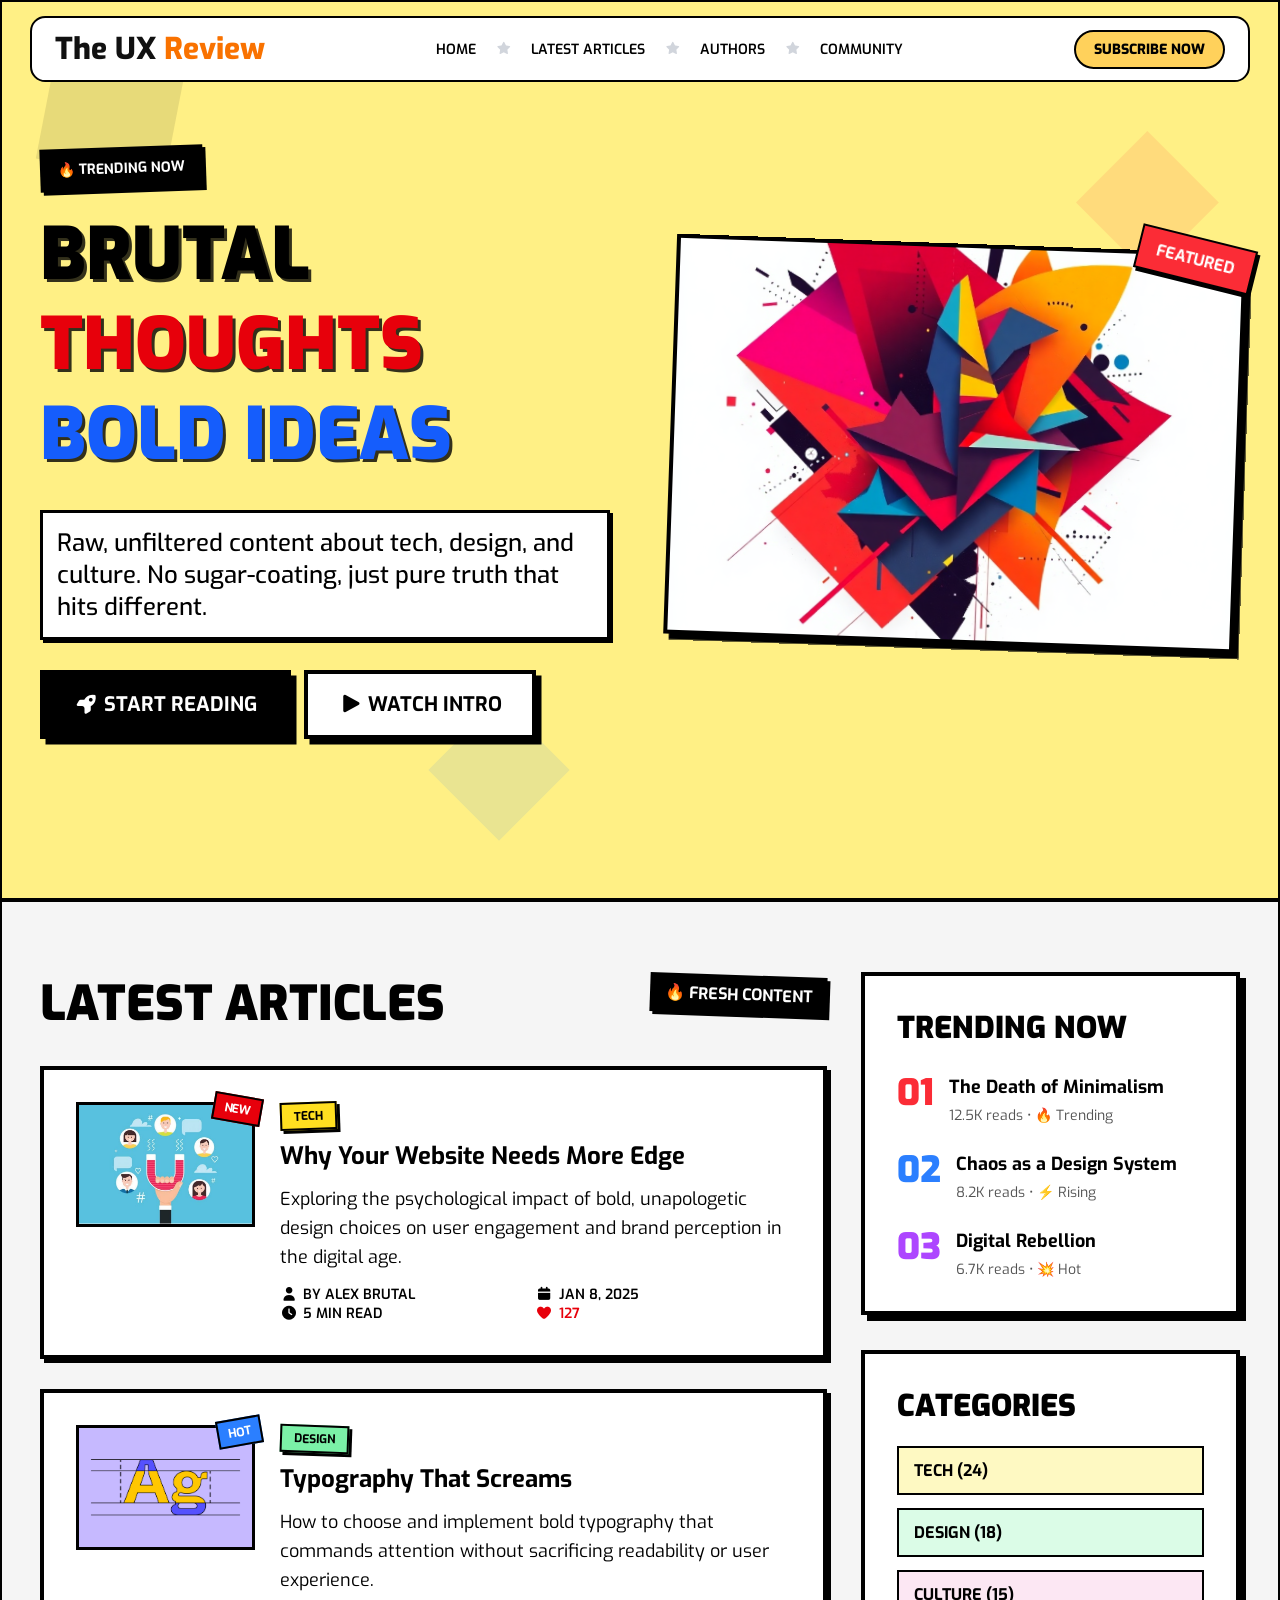
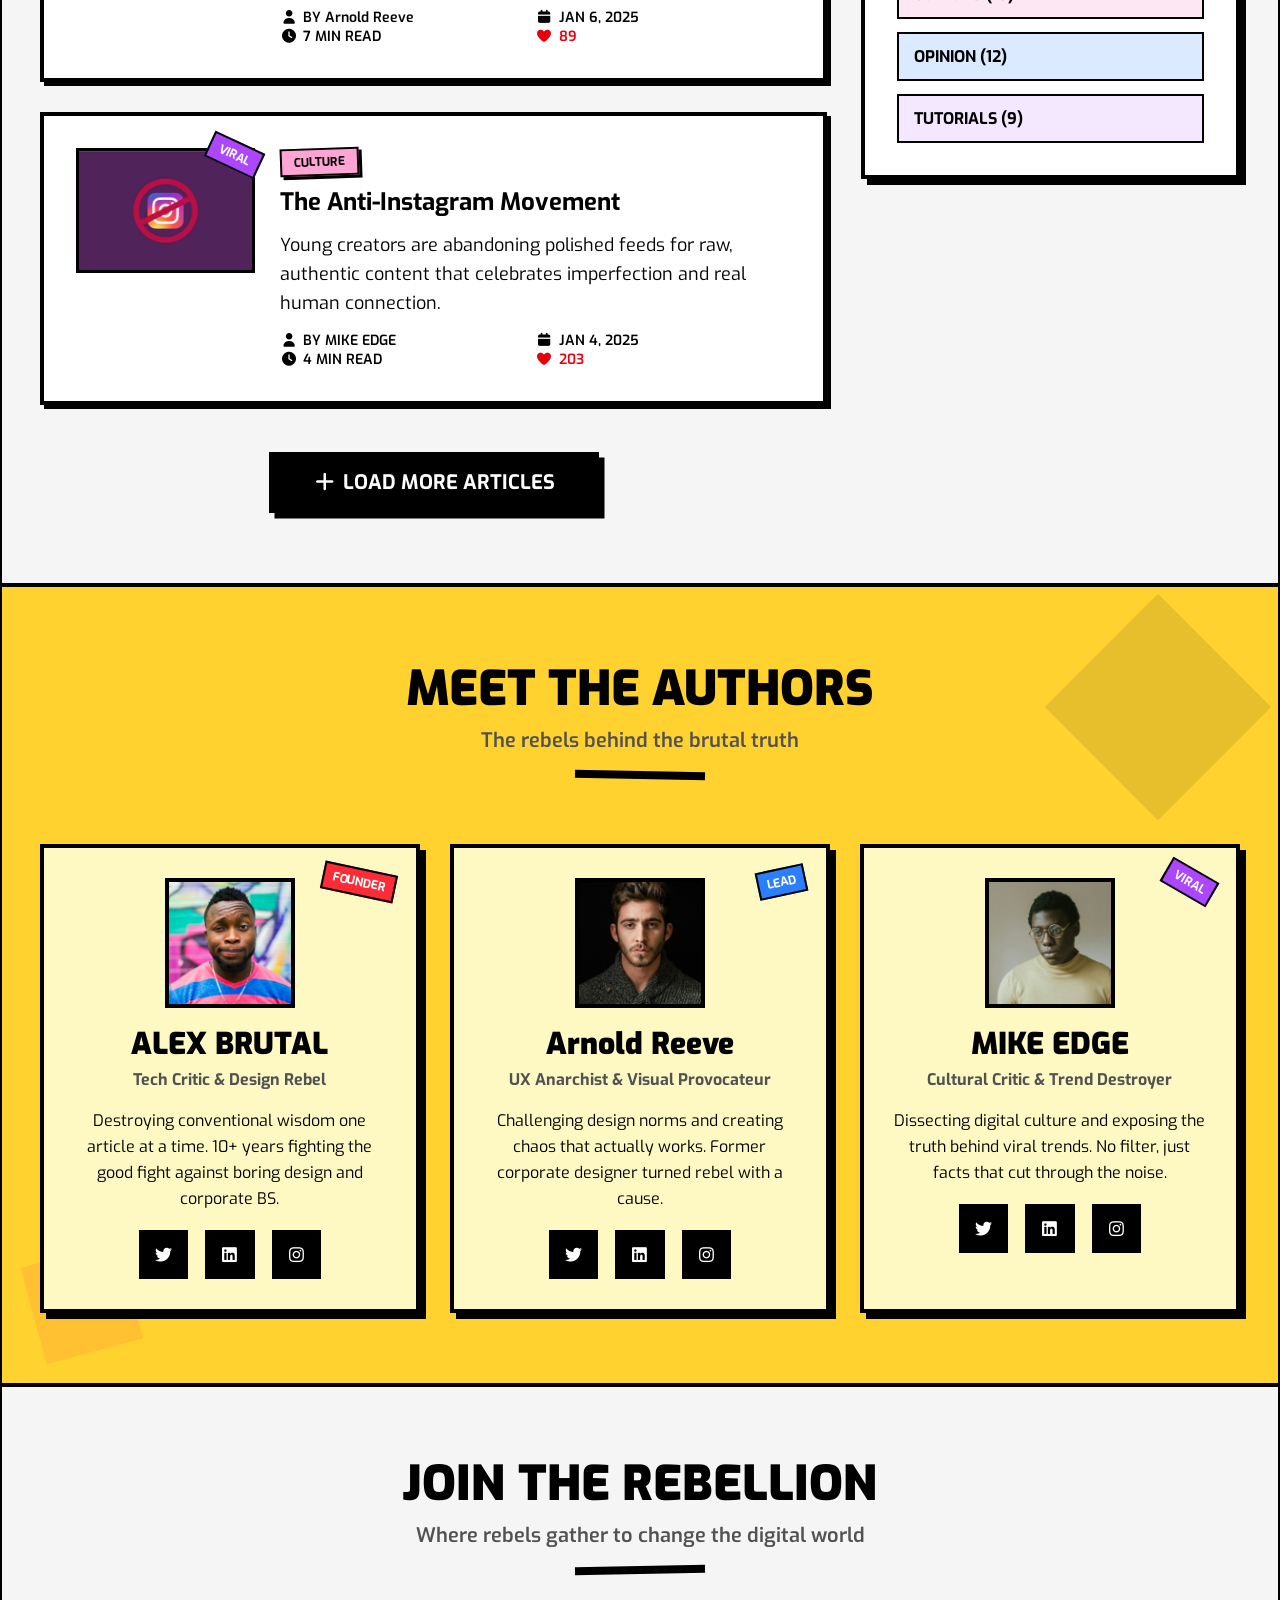
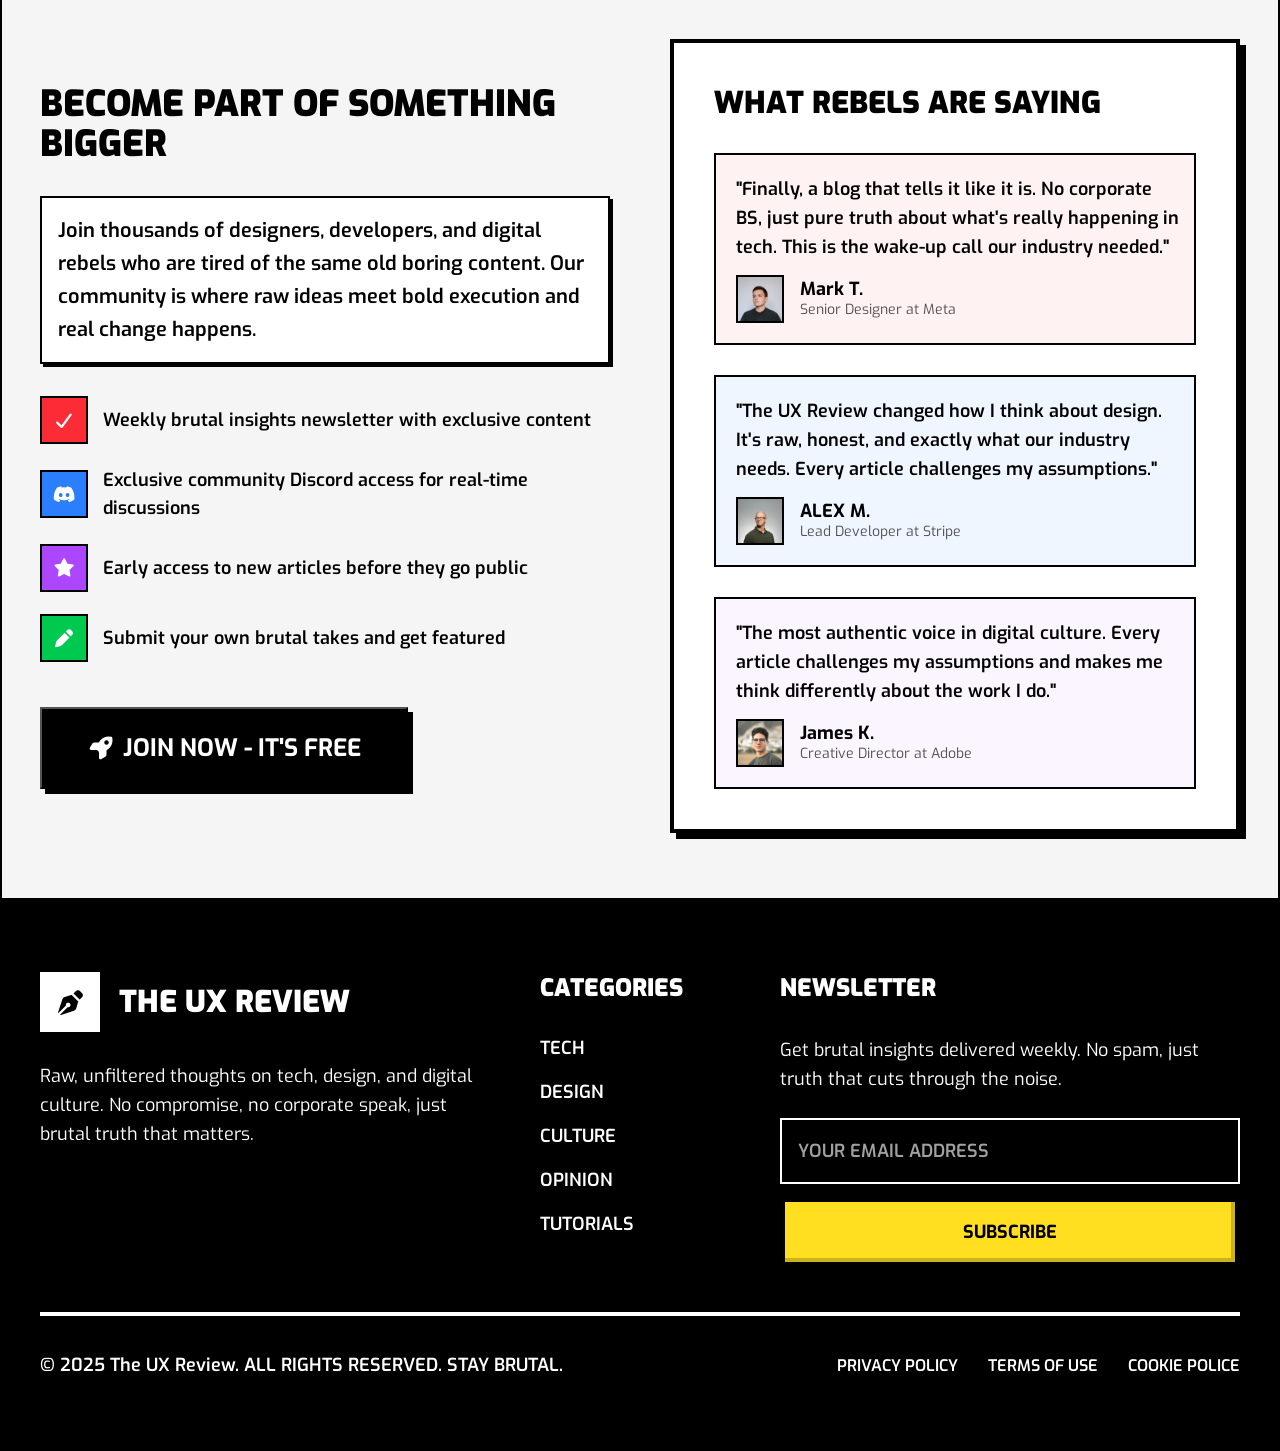
<file: index.html>
<!doctype html>
<html lang="en">
  <head>
    <meta charset="UTF-8" />
    <meta name="viewport" content="width=device-width, initial-scale=1.0" />
    <title>The UX Review Bolg</title>
    <link rel="shortcut icon" href="./img/favicon.png" type="image/x-icon" />

    <meta name="description" content="No fluff. No corporate talk. The UX Review Blog brings brutal truths about tech, design, and culture with bold ideas, raw opinions, and content that hits different." />
    <meta name="author" content="Ahmed Bilal Mohamed" />
    <meta name="theme-color" content="#155dfb" />

    <!-- Open Graph -->
    <meta property="og:title" content="The UX Review Bolg" />
    <meta property="og:description" content="No fluff. No corporate talk. The UX Review Blog brings brutal truths about tech, design, and culture with bold ideas, raw opinions, and content that hits different." />
    <meta property="og:image" content="https://ahmedzas434-sys.github.io/The-UX-Review-Blog//img/image.png" />
    <meta property="og:url" content="https://ahmedzas434-sys.github.io/The-UX-Review-Blog/" />
    <meta property="og:type" content="website" />

    <!-- Twitter -->
    <meta name="twitter:card" content="summary_large_image" />
    <meta name="twitter:title" content="The UX Review Bolg" />
    <meta name="twitter:description" content="No fluff. No corporate talk. The UX Review Blog brings brutal truths about tech, design, and culture with bold ideas, raw opinions, and content that hits different." />
    <meta name="twitter:image" content="https://ahmedzas434-sys.github.io/The-UX-Review-Blog//img/image.png" />

    <!-- icon -->
    <link rel="stylesheet" href="./css/all.min.css" />
    <!-- style -->
    <link rel="stylesheet" href="./css/indexMin.css" />
    <!-- mid -->
    <link rel="stylesheet" href="./css/indexMidMin.css" />
  </head>
  <body>
    <div id="header" class="container">
      <input type="checkbox" id="menu" />

      <div class="nav main">
        <div class="left">
          <h1>The UX <span>Review</span></h1>
        </div>

        <div class="center">
          <ul>
            <li><a href="#section-1">HOME</a></li>
            <i class="fa-solid fa-star"></i>
            <li><a href="#section-2">LATEST ARTICLES</a></li>
            <i class="fa-solid fa-star"></i>
            <li><a href="#section-3">AUTHORS</a></li>
            <i class="fa-solid fa-star"></i>
            <li><a href="#section-4">COMMUNITY</a></li>
          </ul>
        </div>

        <div class="right">
          <a href="#">subscribe now</a>

          <label for="menu" class="icon">
            <i class="fa-solid fa-bars"></i>
          </label>
        </div>
      </div>

      <div class="nav-menu">
        <div class="nav-menu-center">
          <div class="top">
            <h3>MENU</h3>
            <label for="menu" class="close">
              <i class="fa-solid fa-xmark"></i>
            </label>
          </div>

          <ul>
            <li><a href="#section-1">HOME</a></li>
            <li><a href="#section-2">LATEST ARTICLES</a></li>
            <li><a href="#section-3">AUTHORS</a></li>
            <li><a href="#section-4">COMMUNITY</a></li>
          </ul>

          <button><i class="fa-solid fa-rocket"></i> SUBSCRIBE NOW</button>
        </div>
      </div>
    </div>

    <div id="section-1" class="container">
      <div class="shape-1 shape"></div>
      <div class="shape-2 shape"></div>
      <div class="shape-3 shape"></div>
      <div class="main">
        <div class="left">
          <span class="btn-span">🔥 TRENDING NOW</span>
          <h2>BRUTAL <span>THOUGHTS</span> <span>BOLD IDEAS</span></h2>
          <p>
            Raw, unfiltered content about tech, design, and culture. No
            sugar-coating, just pure truth that hits different.
          </p>
          <div class="btn">
            <button><i class="fa-solid fa-rocket"></i> START READING</button>
            <button><i class="fa-solid fa-play"></i> WATCH INTRO</button>
          </div>
        </div>
        <div class="right">
          <div class="img">
            <img loading="lazy" src="./img/imgi_1.png" alt="img_1" />
          </div>
          <span>FEATURED</span>
        </div>
      </div>
    </div>

    <div id="section-2" class="container">
      <div class="main">
        <div class="left-1">
          <div class="head">
            <h2>LATEST ARTICLES</h2>
            <span class="btn-span">🔥 FRESH CONTENT</span>
          </div>

          <div class="cards">
            <div class="card card-1">
              <div class="left-2">
                <img loading="lazy" src="./img/imgi_2.jpg" alt="img-2" />
                <span>NEW</span>
              </div>

              <div class="right-2">
                <span class="TECH">TECH</span>
                <h3>Why Your Website Needs More Edge</h3>
                <p>
                  Exploring the psychological impact of bold, unapologetic
                  design choices on user engagement and brand perception in the
                  digital age.
                </p>
                <div class="bottom">
                  <span><i class="fa-solid fa-user"></i> BY ALEX BRUTAL</span>
                  <span><i class="fa-solid fa-calendar"></i> JAN 8, 2025</span>
                  <span><i class="fa-solid fa-clock"></i> 5 MIN READ</span>
                  <span><i class="fa-solid fa-heart"></i> 127</span>
                </div>
              </div>
            </div>
            <div class="card card-2">
              <div class="left-2">
                <img loading="lazy" src="./img/imgi_3.avif" alt="img-3" />
                <span>HOT</span>
              </div>

              <div class="right-2">
                <span class="DESIGN">DESIGN</span>
                <h3>Typography That Screams</h3>
                <p>
                  How to choose and implement bold typography that commands
                  attention without sacrificing readability or user experience.
                </p>
                <div class="bottom">
                  <span><i class="fa-solid fa-user"></i> BY Arnold Reeve</span>
                  <span><i class="fa-solid fa-calendar"></i> JAN 6, 2025</span>
                  <span><i class="fa-solid fa-clock"></i> 7 MIN READ</span>
                  <span><i class="fa-solid fa-heart"></i> 89</span>
                </div>
              </div>
            </div>
            <div class="card card-3">
              <div class="left-2">
                <img loading="lazy" src="./img/imgi_4.jpg" alt="img-4" />
                <span>VIRAL</span>
              </div>

              <div class="right-2">
                <span class="CULTURE">CULTURE</span>
                <h3>The Anti-Instagram Movement</h3>
                <p>
                  Young creators are abandoning polished feeds for raw,
                  authentic content that celebrates imperfection and real human
                  connection.
                </p>
                <div class="bottom">
                  <span><i class="fa-solid fa-user"></i> BY MIKE EDGE</span>
                  <span><i class="fa-solid fa-calendar"></i> JAN 4, 2025</span>
                  <span><i class="fa-solid fa-clock"></i> 4 MIN READ</span>
                  <span><i class="fa-solid fa-heart"></i> 203</span>
                </div>
              </div>
            </div>
          </div>

          <div class="btn-left">
            <span><i class="fa-solid fa-plus"></i> LOAD MORE ARTICLES</span>
          </div>
        </div>

        <div class="right-1">
          <div class="box box-1">
            <h3>TRENDING NOW</h3>
            <div class="content">
              <span>01</span>

              <div class="right">
                <h5>The Death of Minimalism</h5>
                <p>12.5K reads • 🔥 Trending</p>
              </div>
            </div>

            <div class="content">
              <span class="color-2">02</span>

              <div class="right">
                <h5>Chaos as a Design System</h5>
                <p>8.2K reads • ⚡ Rising</p>
              </div>
            </div>

            <div class="content">
              <span class="color-3">03</span>

              <div class="right">
                <h5>Digital Rebellion</h5>
                <p>6.7K reads • 💥 Hot</p>
              </div>
            </div>
          </div>

          <div class="box box-2">
            <h3>CATEGORIES</h3>
            <div class="content">
              <h5>TECH (24)</h5>
            </div>
            <div class="content">
              <h5>DESIGN (18)</h5>
            </div>
            <div class="content">
              <h5>CULTURE (15)</h5>
            </div>
            <div class="content">
              <h5>OPINION (12)</h5>
            </div>
            <div class="content">
              <h5>TUTORIALS (9)</h5>
            </div>
          </div>
        </div>
      </div>
    </div>

    <div id="section-3" class="container">
      <div class="main">
        <div class="head-content">
          <h2>MEET THE AUTHORS</h2>
          <p>The rebels behind the brutal truth</p>
          <div></div>
        </div>

        <div class="shape-1 shape"></div>
        <div class="shape-2 shape"></div>

        <div class="boxes">
          <div class="box">
            <div class="inner">
              <span>FOUNDER</span>
              <div class="details">
                <div class="img">
                  <img loading="lazy" src="./img/imgi_5.jpg" alt="person-1" />
                </div>
                <h3>ALEX BRUTAL</h3>
                <h4>Tech Critic & Design Rebel</h4>
              </div>
              <p>
                Destroying conventional wisdom one article at a time. 10+ years
                fighting the good fight against boring design and corporate BS.
              </p>
              <div class="social">
                <a href="#"><i class="fa-brands fa-twitter"></i></a>
                <a href="#"><i class="fa-brands fa-linkedin"></i></a>
                <a href="#"><i class="fa-brands fa-instagram"></i></a>
              </div>
            </div>
          </div>

          <div class="box">
            <div class="inner inner-2">
              <span>LEAD</span>
              <div class="details">
                <div class="img">
                  <img loading="lazy" src="./img/imgi_6.jpg" alt="person-2" />
                </div>
                <h3 class="head-blue">Arnold Reeve</h3>
                <h4>UX Anarchist & Visual Provocateur</h4>
              </div>
              <p>
                Challenging design norms and creating chaos that actually works.
                Former corporate designer turned rebel with a cause.
              </p>
              <div class="social">
                <a href="#"><i class="fa-brands fa-twitter"></i></a>
                <a href="#"><i class="fa-brands fa-linkedin"></i></a>
                <a href="#"><i class="fa-brands fa-instagram"></i></a>
              </div>
            </div>
          </div>

          <div class="box">
            <div class="inner inner-3">
              <span>VIRAL</span>
              <div class="details">
                <div class="img">
                  <img loading="lazy" src="./img/imgi_7.jpg" alt="person-3" />
                </div>
                <h3 class="head-purple">MIKE EDGE</h3>
                <h4>Cultural Critic & Trend Destroyer</h4>
              </div>
              <p>
                Dissecting digital culture and exposing the truth behind viral
                trends. No filter, just facts that cut through the noise.
              </p>
              <div class="social">
                <a href="#"><i class="fa-brands fa-twitter"></i></a>
                <a href="#"><i class="fa-brands fa-linkedin"></i></a>
                <a href="#"><i class="fa-brands fa-instagram"></i></a>
              </div>
            </div>
          </div>
        </div>
      </div>
    </div>

    <div id="section-4" class="container">
      <div class="main">
        <div class="head-content">
          <h2>JOIN THE REBELLION</h2>
          <p>Where rebels gather to change the digital world</p>
          <div></div>
        </div>

        <div class="body-content">
          <div class="leftContent">
            <div class="inner">
              <h3>BECOME PART OF SOMETHING BIGGER</h3>
              <p>
                Join thousands of designers, developers, and digital rebels who
                are tired of the same old boring content. Our community is where
                raw ideas meet bold execution and real change happens.
              </p>
              <div class="card">
                <div class="icon"><i class="fa-solid fa-check"></i></div>
                <span
                  >Weekly brutal insights newsletter with exclusive
                  content</span
                >
              </div>
              <div class="card">
                <div class="icon icon-2">
                  <i class="fa-brands fa-discord"></i>
                </div>
                <span
                  >Exclusive community Discord access for real-time
                  discussions</span
                >
              </div>
              <div class="card">
                <div class="icon icon-3"><i class="fa-solid fa-star"></i></div>
                <span>Early access to new articles before they go public</span>
              </div>
              <div class="card">
                <div class="icon icon-4"><i class="fa-solid fa-pen"></i></div>
                <span>Submit your own brutal takes and get featured</span>
              </div>
              <button>
                <i class="fa-solid fa-rocket"></i> JOIN NOW - IT'S FREE
              </button>
            </div>
          </div>

          <div class="rightContent">
            <div class="inner">
              <h4>WHAT REBELS ARE SAYING</h4>

              <div class="boxes">
                <div class="box">
                  <p>
                    "Finally, a blog that tells it like it is. No corporate BS,
                    just pure truth about what's really happening in tech. This
                    is the wake-up call our industry needed."
                  </p>
                  <div class="bottom">
                    <div class="img">
                      <img
                        loading="lazy"
                        src="./img/imgi_8.avif"
                        alt="Person-4"
                      />
                    </div>
                    <div class="box-content">
                      <h5>Mark T.</h5>
                      <span>Senior Designer at Meta</span>
                    </div>
                  </div>
                </div>

                <div class="box">
                  <p>
                    "The UX Review changed how I think about design. It's raw,
                    honest, and exactly what our industry needs. Every article
                    challenges my assumptions."
                  </p>
                  <div class="bottom">
                    <div class="img">
                      <img
                        loading="lazy"
                        src="./img/imgi_9.jpg"
                        alt="Person-5"
                      />
                    </div>
                    <div class="box-content">
                      <h5>ALEX M.</h5>
                      <span>Lead Developer at Stripe</span>
                    </div>
                  </div>
                </div>

                <div class="box">
                  <p>
                    "The most authentic voice in digital culture. Every article
                    challenges my assumptions and makes me think differently
                    about the work I do."
                  </p>
                  <div class="bottom">
                    <div class="img">
                      <img
                        loading="lazy"
                        src="./img/imgi_10.avif"
                        alt="Person-6"
                      />
                    </div>
                    <div class="box-content">
                      <h5>James K.</h5>
                      <span>Creative Director at Adobe</span>
                    </div>
                  </div>
                </div>
              </div>
            </div>
          </div>
        </div>
      </div>
    </div>

    <div id="footer" class="container">
      <div class="main">
        <div class="boxes">
          <div class="box box-1">
            <div class="title">
              <div class="icon">
                <i class="fa-solid fa-pen-nib"></i>
              </div>
              <h4>THE UX REVIEW</h4>
            </div>
            <p>
              Raw, unfiltered thoughts on tech, design, and digital culture. No
              compromise, no corporate speak, just brutal truth that matters.
            </p>
          </div>
          <div class="box box-2">
            <h5>CATEGORIES</h5>
            <div class="links">
              <a href="#">TECH</a>
              <a href="#">DESIGN</a>
              <a href="#">CULTURE</a>
              <a href="#">OPINION</a>
              <a href="#">TUTORIALS</a>
            </div>
          </div>
          <div class="box box-3">
            <h5>NEWSLETTER</h5>
            <p>
              Get brutal insights delivered weekly. No spam, just truth that
              cuts through the noise.
            </p>
            <input
              type="email"
              required
              name="Address"
              placeholder="YOUR EMAIL ADDRESS"
            />
            <input type="submit" value="SUBSCRIBE" />
          </div>
        </div>

        <div class="bottom">
          <p>© 2025 The UX Review. ALL RIGHTS RESERVED. STAY BRUTAL.</p>

          <div class="right">
            <a href="#">PRIVACY POLICY</a>
            <a href="#">TERMS OF USE</a>
            <a href="#">COOKIE POLICE</a>
          </div>
        </div>
      </div>
    </div>
  </body>
</html>
</file>
<file: css/indexMin.css>
@import url(https://fonts.googleapis.com/css2?family=Exo:wght@100..900&display=swap);#header .nav,#header .nav .right .icon{background-color:var(--bg-neutral-100)}#section-3 .main .boxes .box,.head-content{text-align:center}#footer,#section-2,#section-3,#section-4{padding-block:3.125rem}*,::after,::before{padding:0;margin:0;box-sizing:border-box;transition:.5s}*{font-family:Exo,sans-serif}:root{--text-neutral-900:#000000;--text-neutral-800:#111111;--text-neutral-100:#ffffff;--text-neutral-50:#fdfdfd;--text-neutral-500:#525252;--text-orange-500:#f97200;--text-blue-500:#155dfc;--text-blue-550:#2b7fff;--text-red-500:#e7000b;--text-red-400:#fb2c36;--text-purple-700:#9810fa;--text-purple-550:#ad46ff;--text-yellow-600:#ffdf20;--bg-red-500:#e7000b;--bg-red-400:#fb2c36;--bg-red-100:#fef2f2;--bg-yellow-50:#fff085;--bg-yellow-150:#fef9c2;--bg-yellow-500:#ffd15b;--bg-yellow-600:#ffdf20;--bg-yellow-700:#ffd230;--bg-yellow-750:#ffc131;--bg-green-600:#7bf1a7;--bg-green-400:#dbfce7;--bg-green-700:#00c950;--bg-blue-350:#2b7fff;--bg-blue-400:#8ec5ff;--bg-blue-700:#1da1f2;--bg-blue-800:#155dfb;--bg-blue-25:#eff6ff;--bg-purple-350:#f3e8ff;--bg-purple-550:#ad46ff;--bg-purple-400:#dbeafe;--bg-purple-700:#dab2ff;--bg-purple-800:#9810fa;--bg-purple-25:#faf5ff;--bg-pink-700:#fea5d5;--bg-pink-400:#fce7f3;--bg-neutral-900:#000000;--bg-neutral-85:#f5f5f5;--bg-neutral-100:#ffffff}::-moz-selection{background-color:var(--bg-yellow-500);color:var(--text-neutral-800)}::selection{background-color:var(--bg-yellow-500);color:var(--text-neutral-800)}.btn-span,.head-content div{background-color:var(--bg-neutral-900)}html{scroll-behavior:smooth;scroll-padding-top:50px}a{text-decoration:none;color:inherit}a,button,span{display:inline-block}ul{list-style:none}img{display:block;width:100%;-o-object-fit:cover;object-fit:cover}.container{padding-inline:3%}.main{padding-inline:0.625rem}.btn-span{color:var(--text-neutral-50);font-weight:700;font-size:.6563rem;padding:.625rem .9375rem;transform:rotate(-2deg);margin-bottom:.9375rem;box-shadow:.1875rem .1875rem #000}.head-content{position:relative;z-index:2;margin-bottom:3.125rem}.head-content h2{font-size:2.125rem;font-weight:900}.head-content p{font-size:.9375rem;color:var(--text-neutral-500);margin-block:0.625rem 0.9375rem;font-weight:600}.head-content div{width:5.9375rem;height:.375rem;margin:0 auto;transform:rotate(1deg)}#header{position:fixed;top:.8125rem;left:0;right:0;z-index:9000000000000000000000}#header .nav .center,#header .nav .right a,#header input,#header input:checked~.icon,#section-1 .shape-3{display:none}#header input:checked~.nav-menu{width:15rem;opacity:1}#header .nav{display:flex;justify-content:space-between;align-items:center;border:.125rem solid #000;padding:.55rem 1.125rem;border-radius:.95rem}#header .nav .left h1{font-size:1.41rem;color:var(--text-neutral-800);font-weight:800}#header .nav .left h1 span{color:var(--text-orange-500)}#header .nav .right .icon{padding:.675rem .5rem;box-shadow:.2rem .2rem #000;border-radius:.25rem;border:.125rem solid #000;display:flex;justify-content:center;cursor:pointer;align-items:center;transition:.2s}#header .nav .right .icon:hover{transform:translateY(-.1363rem)}#header .nav .right .icon i{font-size:1.1rem}#header .nav-menu{position:fixed;height:100vh;z-index:9999999999999;background-color:#fff;inset:0 0 auto auto;width:0;opacity:0;padding-top:1.25rem;transition:opacity .2s,width .5s}#header .nav-menu .nav-menu-center{width:80%;margin-inline:auto}#header .nav-menu .nav-menu-center .top{display:flex;justify-content:space-between;align-items:center;margin-bottom:1.375rem;border-top:.125rem solid;border-bottom:.125rem solid;padding-block:0.625rem}#header .nav-menu .nav-menu-center .top h3{font-size:1.125rem;font-weight:900}#header .nav-menu .nav-menu-center .top label{width:2.5rem;height:2.5rem;border:.0625rem solid;display:flex;justify-content:center;align-items:center;cursor:pointer;transition:.2s}#header .nav-menu .nav-menu-center .top label:hover{background-color:#ffe2e2;color:#ff6900}#header .nav-menu .nav-menu-center ul li{font-size:.9375rem;font-weight:700;margin-bottom:1.125rem}#header .nav-menu .nav-menu-center ul li :hover{transform:translateY(-.1875rem);color:#ff6900}#header .nav-menu .nav-menu-center button{padding:.5rem;width:100%;border:.2188rem solid #000;font-size:.8438rem;font-weight:700;cursor:pointer;box-shadow:.1875rem .1875rem #000;background-color:#ffd15b;transition:.2s}#header .nav-menu .nav-menu-center button:hover{transform:translateY(-.1875rem)}#section-1{padding-block:7.1875rem 2.5rem;min-height:100vh;background-color:var(--bg-yellow-50);border:.125rem solid #000;position:relative}#section-1 .main{display:flex;flex-flow:column wrap;gap:3.125rem;height:100%}#section-1 .shape,#section-3 .main .shape{position:absolute}#section-1 .shape-1{left:45px;top:40px;width:5.9375rem;height:5.9375rem;background-color:rgba(0,0,0,.094);transform:rotate(11deg);z-index:0}#section-1 .shape-2{background-color:rgba(251,44,54,.1058823529);width:4.675rem;height:4.675rem;right:80px;top:150px;transform:rotate(45deg)}#section-1 .main .left,#section-1 .main .right{position:relative;z-index:2}#section-1 .main .left h2{font-size:3.375rem;font-weight:900;text-shadow:.1875rem .1875rem rgba(0,0,0,.8);line-height:4.25rem}#footer .main .boxes .box-3 input,#section-1 .main .left h2 span{display:block}#section-1 .main .left h2 span:first-child,#section-2 .main .left-1>.cards .card .right-2 .bottom span:last-child,#section-2 .main .left-1>.cards .card-1:hover h3,#section-2 .main .right-1 .box-1 .content>span+.right h5:hover,#section-3 .main .boxes .box .inner:hover h3{color:var(--text-red-500)}#section-1 .main .left h2 span:last-child,#section-2 .main .left-1>.cards .card-2:hover h3,#section-2 .main .right-1 .box-1 .content>span.color-2+.right h5:hover,#section-3 .main .boxes .box .inner:hover h3.head-blue{color:var(--text-blue-500)}#section-1 .main .left p{background-color:var(--bg-neutral-100);color:var(--text-neutral-900);padding:.75rem 1.5625rem .75rem .75rem;font-size:1.125rem;font-weight:500;border:.1875rem solid #000;margin-block:1.25rem 1.5625rem;box-shadow:.1875rem .1875rem #000}#section-1 .main .btn{display:flex;gap:.75rem}#section-1 .main .btn button{padding:.875rem 1.5rem;font-size:.9375rem;font-weight:700;border:.25rem solid #000;box-shadow:.25rem .25rem #000;cursor:pointer;transition:.2s}#section-1 .main .btn button:hover{box-shadow:none;transform:translate(.25rem)}#section-1 .main .btn button:first-child{background-color:var(--bg-neutral-900);color:var(--text-neutral-100);flex-grow:1.2}#section-1 .main .btn button:last-child{background-color:var(--text-neutral-100);color:var(--bg-neutral-900);flex-grow:1}#section-1 .main .right{position:relative}#section-1 .main .right .img{border:.25rem solid #000;box-shadow:.35rem .35rem #000;height:18.125rem}#section-1 .main .right .img:hover,#section-3 .main .boxes .box .inner:hover{transform:translate(-.125rem,-.125rem)}#section-1 .main .right .img img,#section-2 .main .left-1>.cards .card .left-2 img{height:100%}#section-1 .main .right span{position:absolute;top:-10px;right:-15px;font-size:.75rem;background-color:var(--text-red-400);padding:.5rem .875rem;transform:rotate(12deg);font-weight:700;color:var(--text-neutral-100);border:.125rem solid #000;box-shadow:.1875rem .1875rem #000}#section-2,#section-4{background-color:var(--bg-neutral-85);border:.125rem solid #000}#section-2 .main,#section-3 .main .boxes{display:flex;flex-flow:column wrap;gap:1.5625rem}#section-2 .main .left-1 .head{margin-bottom:1.875rem}#section-2 .main .left-1 .head h2{font-size:2.25rem;color:var(--text-neutral-900);font-weight:900}#section-2 .main .left-1 .head .btn-span{transform:rotate(3deg);display:none}#section-2 .main .left-1>.cards{display:flex;flex-direction:column;gap:1.4375rem}#section-2 .main .left-1>.cards .card{display:flex;flex-direction:column;border:.25rem solid #000;gap:.375rem;padding:1.5625rem;box-shadow:.25rem .25rem #000;background-color:var(--bg-neutral-100);transition:transform .2s,box-shadow .1s}#section-2 .main .left-1>.cards .card:hover{box-shadow:.375rem .375rem #000;transform:translate(-.125rem,-.125rem)}#section-2 .main .left-1>.cards .card .left-2{width:7.5rem;height:6rem;border:.1875rem solid #000;position:relative}#section-2 .main .left-1>.cards .card .left-2 span{position:absolute;top:-10px;right:-10px;font-size:.5625rem;padding:.1875rem .375rem;color:var(--text-neutral-100);font-weight:600;border:.125rem solid #000}#section-2 .main .left-1>.cards .card .left-2 img[alt=img-2]+span{background-color:var(--bg-red-500);transform:rotate(10deg)}#section-2 .main .left-1>.cards .card .left-2 img[alt=img-3]+span{background-color:var(--bg-blue-350);transform:rotate(-10deg)}#section-2 .main .left-1>.cards .card .left-2 img[alt=img-4]+span{background-color:var(--bg-purple-550);transform:rotate(25deg)}#section-2 .main .left-1>.cards .card .right-2>span{font-size:.5625rem;padding:.1875rem .5625rem;font-weight:700;border:.125rem solid #000;box-shadow:.1875rem .1875rem #000;margin-bottom:.625rem}#section-2 .main .left-1>.cards .card .right-2>span.TECH{background-color:var(--bg-yellow-600);transform:rotate(-2deg)}#section-2 .main .left-1>.cards .card .right-2>span.DESIGN{background-color:var(--bg-green-600);transform:rotate(2deg)}#section-2 .main .left-1>.cards .card .right-2>span.CULTURE{background-color:var(--bg-pink-700);transform:rotate(-2deg)}#section-2 .main .left-1>.cards .card .right-2>h3{font-size:1.125rem;font-weight:700}#section-2 .main .left-1>.cards .card-3:hover h3,#section-2 .main .right-1 .box-1 .content>span.color-3+.right h5:hover,#section-3 .main .boxes .box .inner:hover h3.head-purple{color:var(--text-purple-700)}#section-2 .main .left-1>.cards .card .right-2>p{margin-block:0.625rem;font-size:.8125rem;font-weight:400;line-height:1.375rem}#section-2 .main .left-1>.cards .card .right-2 .bottom{display:flex;flex-flow:column wrap}#section-2 .main .left-1>.cards .card .right-2 .bottom span{font-size:.6563rem;font-weight:600;color:var(--text-neutral-900)}#section-2 .main .left-1>.cards .card .right-2 .bottom span i{margin-right:.125rem}#section-2 .main .left-1 .btn-left{text-align:center;margin-top:1.875rem}#section-2 .main .left-1 .btn-left span{font-size:.9375rem;color:var(--text-neutral-100);font-weight:700;background-color:var(--bg-neutral-900);padding:.8125rem 2.0625rem;box-shadow:.25rem .25rem #000;cursor:pointer;transition:.2s}#section-2 .main .left-1 .btn-left span:hover{box-shadow:none;transform:translate(.25rem,.25rem)}#section-2 .main .right-1,#section-4 .main .body-content .rightContent .inner .boxes{display:flex;flex-direction:column;gap:1.375rem}#section-2 .main .right-1 .box{border:.25rem solid #000;box-shadow:.375rem .375rem #000;padding:1.5625rem;background-color:var(--bg-neutral-100)}#section-2 .main .right-1 .box h3{font-size:1.4063rem;font-weight:900}#section-2 .main .right-1 .box-1 .content{margin-top:.9375rem;display:flex;gap:.625rem;align-items:flex-start}#section-2 .main .right-1 .box-1 .content>span{font-size:1.8125rem;color:var(--text-red-400);font-weight:900;transform:translateY(-.25rem)}#section-2 .main .right-1 .box-1 .content>span.color-2{color:var(--text-blue-550)}#section-2 .main .right-1 .box-1 .content>span.color-3{color:var(--text-purple-550)}#section-2 .main .right-1 .box-1 .content .right h5{font-size:.875rem;font-weight:700;transition:.2s}#section-2 .main .right-1 .box-1 .content .right p{color:var(--text-neutral-500);font-size:.75rem;margin-top:.125rem}#section-2 .main .right-1 .box-2 h3{margin-bottom:.8125rem}#section-2 .main .right-1 .box-2 .content{margin-top:.5rem;padding:.75rem .9375rem;border:.125rem solid #000;cursor:pointer;transition:.2s}#section-2 .main .right-1 .box-2 .content:nth-child(2){background-color:var(--bg-yellow-150)}#section-2 .main .right-1 .box-2 .content:nth-child(3),#section-3 .main .boxes .box .inner-2{background-color:var(--bg-green-400)}#section-2 .main .right-1 .box-2 .content:nth-child(4),#section-3 .main .boxes .box .inner-3{background-color:var(--bg-pink-400)}#section-2 .main .right-1 .box-2 .content:nth-child(5){background-color:var(--bg-purple-400)}#section-2 .main .right-1 .box-2 .content:nth-child(6){background-color:var(--bg-purple-350)}#section-2 .main .right-1 .box-2 .content:hover{box-shadow:.375rem .375rem #000;transform:translate(-.1875rem,-.1875rem)}#section-2 .main .right-1 .box-2 .content:nth-child(2):hover{background-color:var(--bg-yellow-600)}#section-2 .main .right-1 .box-2 .content:nth-child(3):hover{background-color:var(--bg-green-600)}#section-2 .main .right-1 .box-2 .content:nth-child(4):hover{background-color:var(--bg-pink-700)}#section-2 .main .right-1 .box-2 .content:nth-child(5):hover{background-color:var(--bg-blue-400)}#section-2 .main .right-1 .box-2 .content:nth-child(6):hover{background-color:var(--bg-purple-700)}#section-3{position:relative;background-color:var(--bg-yellow-700);border:.125rem solid #000}#section-3 .main .shape-1{inset:1.875rem 1.875rem auto auto;height:7.5rem;width:7.5rem;transform:rotate(45deg);background-color:rgba(0,0,0,.096)}#section-3 .main .shape-2{inset:auto auto 1.875rem 1.875rem;width:6.25rem;height:6.25rem;background-color:var(--bg-yellow-750);transform:rotate(-15deg)}#section-3 .main .boxes .box .inner{background-color:var(--bg-yellow-150);padding:1.5625rem;border:.25rem solid;box-shadow:.375rem .375rem #000;position:relative;transition:.2s}#section-3 .main .boxes .box .inner .details .img{width:5.625rem;margin:0 auto;border:.25rem solid}#section-3 .main .boxes .box .inner .details h3{font-size:1.3438rem;font-weight:900;margin-block:1rem 0.3125rem;transition:.2s}#section-3 .main .boxes .box .inner .details h4{font-size:.75rem;color:var(--text-neutral-500)}#section-3 .main .boxes .box .inner p{font-size:.75rem;margin-block:1.125rem;line-height:1.25rem}#section-3 .main .boxes .box .inner .social{display:flex;justify-content:center;gap:.75rem}#section-3 .main .boxes .box .inner .social a{background-color:var(--bg-neutral-900);color:var(--text-neutral-100);padding:.6875rem .625rem;display:flex;justify-content:center;align-items:center;font-size:.8125rem;transition:.2s}#section-3 .main .boxes .box .inner .social a:hover{box-shadow:.3125rem .3125rem #000;transform:translate(-.3125rem,-.3125rem)}#section-3 .main .boxes .box .inner .social a:first-child:hover{background-color:var(--bg-blue-700)}#section-3 .main .boxes .box .inner .social a:nth-child(2):hover{background-color:var(--bg-blue-800)}#section-3 .main .boxes .box .inner .social a:last-child:hover{background-color:var(--bg-purple-800)}#section-3 .main .boxes .box .inner span{position:absolute;top:1.25rem;right:1.25rem;background-color:var(--bg-red-400);font-size:.5625rem;transform:rotate(12deg);color:var(--text-neutral-100);font-weight:700;padding:.3125rem .375rem;border:.125rem solid #000}#section-3 .main .boxes .box .inner-2 span{background-color:var(--bg-blue-350);transform:rotate(-12deg)}#section-3 .main .boxes .box .inner-3 span{background-color:var(--bg-purple-550);transform:rotate(30deg)}#section-4 .main .head-content div{transform:rotate(-1deg)}#section-4 .main .body-content{display:flex;flex-flow:column wrap;gap:2.8125rem}#section-4 .main .body-content .leftContent .inner h3{font-size:1.6875rem;font-weight:900;line-height:1.875rem;color:var(--text-neutral-900)}#section-4 .main .body-content .leftContent .inner p{color:var(--text-neutral-900);font-size:.9375rem;font-weight:600;line-height:1.5rem;background-color:var(--bg-neutral-100);padding:.75rem;border:.125rem solid #000;box-shadow:.1875rem .1875rem #000;margin-block:1.5rem}#section-4 .main .body-content .leftContent .inner .card{display:flex;align-items:center;gap:.625rem;margin-bottom:1.125rem}#section-4 .main .body-content .leftContent .inner .card .icon{width:2.25rem;height:2.25rem;flex-shrink:0;background-color:var(--bg-red-400);border:.125rem solid #000;font-size:.875rem;color:var(--text-neutral-100);display:flex;justify-content:center;align-items:center}#section-4 .main .body-content .leftContent .inner .card .icon-2{background-color:var(--bg-blue-350)}#section-4 .main .body-content .leftContent .inner .card .icon-3{background-color:var(--bg-purple-550)}#section-4 .main .body-content .leftContent .inner .card .icon-4{background-color:var(--bg-green-700)}#section-4 .main .body-content .leftContent .inner .card span{font-size:.8438rem;color:var(--text-neutral-900);font-weight:600;line-height:1.25rem}#section-4 .main .body-content .leftContent .inner button{padding:.9375rem 2rem;font-size:1.125rem;color:var(--text-neutral-100);background-color:var(--bg-neutral-900);font-weight:700;cursor:pointer;box-shadow:.3125rem .3125rem #000;margin-top:.9375rem;transition:.2s}#section-4 .main .body-content .leftContent .inner button:hover{transform:translate(.3125rem,.3125rem);box-shadow:none}#section-4 .main .body-content .rightContent .inner{border:.25rem solid #000;padding:1.875rem;background-color:var(--bg-neutral-100);box-shadow:.375rem .375rem #000}#section-4 .main .body-content .rightContent .inner h4{font-size:1.4063rem;font-weight:900;margin-bottom:1.25rem}#section-4 .main .body-content .rightContent .inner .boxes .box{background-color:#00c950;border:.125rem solid #000;padding:.9375rem}#section-4 .main .body-content .rightContent .inner .boxes .box p{font-size:.8438rem;color:var(--text-neutral-900);font-weight:600;line-height:1.5rem;margin-bottom:.5rem}#section-4 .main .body-content .rightContent .inner .boxes .box .bottom{display:flex;align-items:center;gap:.625rem}#section-4 .main .body-content .rightContent .inner .boxes .box .bottom .img{width:2.25rem;border:.125rem solid #000}#footer .main .bottom p,#section-4 .main .body-content .rightContent .inner .boxes .box .bottom .box-content h5{font-size:.8438rem;font-weight:700}#section-4 .main .body-content .rightContent .inner .boxes .box .bottom .box-content span{font-size:.6563rem;color:var(--text-neutral-500);transform:translateY(-.1875rem)}#section-4 .main .body-content .rightContent .inner .boxes .box:first-child{background-color:var(--bg-red-100)}#section-4 .main .body-content .rightContent .inner .boxes .box:nth-child(2){background-color:var(--bg-blue-25)}#section-4 .main .body-content .rightContent .inner .boxes .box:last-child{background-color:var(--bg-purple-25)}#footer{background-color:var(--bg-neutral-900);border:.125rem solid #000}#footer .main{color:var(--text-neutral-100)}#footer .main .boxes{display:flex;flex-flow:column wrap;padding-bottom:2.5rem;border-bottom:.25rem solid #fff}#footer .main .boxes .box-1{margin-bottom:4.375rem}#footer .main .boxes .box-1 .title{display:flex;align-items:center;gap:.625rem;margin-bottom:1.25rem}#footer .main .boxes .box-1 .title .icon{height:3rem;width:3rem;display:flex;justify-content:center;align-items:center;background-color:var(--bg-neutral-100);color:var(--text-neutral-900);font-size:1.125rem}#footer .main .boxes .box-1 .title h4{font-size:1.4063rem;font-weight:800}#footer .main .boxes .box-1 p{font-size:.8438rem}#footer .main .boxes .box-2 h5,#footer .main .boxes .box-3 h5{font-size:1.125rem;font-weight:800}#footer .main .boxes .box-2{margin-bottom:2.8125rem}#footer .main .boxes .box-2 h5{margin-bottom:1.125rem}#footer .main .boxes .box-2 .links{display:flex;flex-direction:column;gap:1.125rem}#footer .main .boxes .box-2 .links a{font-size:.8438rem;font-weight:600;transition:.2s}#footer .main .bottom .right a:hover,#footer .main .boxes .box-2 .links a:hover{color:var(--text-yellow-600)}#footer .main .boxes .box-3 p{margin-block:1.5625rem 1.125rem;font-size:.8438rem}#footer .main .boxes .box-3 input[type=email]{width:100%;background-color:transparent;padding:.8125rem;outline:0;font-weight:600;border:.125rem solid #fff;color:var(--text-neutral-100);margin-bottom:.875rem}#footer .main .boxes .box-3 input[type=email]::-moz-placeholder{color:#a1a1a1}#footer .main .boxes .box-3 input[type=email]::placeholder{color:#a1a1a1}#footer .main .boxes .box-3 input[type=email]:focus{border-color:var(--text-yellow-600)}#footer .main .boxes .box-3 input[type=submit]{width:98%;margin-inline:auto;color:var(--text-neutral-900);font-weight:700;padding-block:0.875rem;background-color:var(--bg-yellow-600);border:none;cursor:pointer;box-shadow:-.25rem -.25rem #ccb21a inset;transition:.2s}#footer .main .boxes .box-3 input[type=submit]:hover{transform:translate(.1875rem,.1875rem);background-color:#fdc700}#footer .main .bottom{margin-top:1.375rem;display:flex;flex-direction:column;gap:.625rem;color:var(--text-neutral-100)}#footer .main .bottom .right{display:flex;justify-content:center;align-items:center;gap:1.25rem;font-size:.75rem;font-weight:600}#footer .main .bottom .right a{transition:.2s}
</file>
<file: css/indexMidMin.css>
@media (min-width:31.25rem){#section-2 .main .left-1>.cards .card .right-2 .bottom span,#section-4 .main .body-content .rightContent .inner .boxes .box .bottom .box-content span,.btn-span{font-size:.75rem}#section-2 .main .right-1 .box-2 h3,.btn-span{margin-bottom:1.25rem}.container{padding-inline:2.5%}.btn-span{padding:.6875rem 1rem}#section-2 .main .left-1 .head h2,.head-content h2{font-size:2.625rem}#header .nav-menu .nav-menu-center ul li,.head-content p{font-size:1.125rem}.head-content p{margin-block:0.375rem 0.9375rem}.head-content div{width:7.1875rem;height:.4375rem}#header{top:1rem}#header .nav{padding:.6875rem 1.4375rem}#header .nav .left h1,#section-2 .main .right-1 .box h3,#section-3 .main .boxes .box .inner .details h3{font-size:1.625rem}#header .nav .right .icon{padding:.5313rem .4375rem}#header .nav .right .icon i,#header .nav-menu .nav-menu-center .top h3,#section-2 .main .left-1>.cards .card .right-2>h3{font-size:1.3125rem}#header input:checked~.nav-menu{width:16.875rem}#header .nav-menu{padding-top:1.375rem}#header .nav-menu .nav-menu-center .top{margin-bottom:1.5rem;padding-block:0.75rem}#header .nav-menu .nav-menu-center button{padding:.625rem;font-size:1rem}#section-1 .shape-1{width:7.1875rem;height:7.1875rem}#section-1 .shape-2{width:5.3rem;height:5.3rem}#section-1 .main .left h2{font-size:3.9375rem;line-height:4.9375rem}#section-1 .main .left p{padding:.875rem 1.6875rem .875rem .875rem;font-size:1.3125rem;margin-block:1.6875rem}#section-1 .main .btn{gap:.82rem}#section-1 .main .btn button{font-size:1.125rem;box-shadow:.3438rem .3438rem #000}#section-1 .main .btn button:first-child,#section-1 .main .btn button:last-child{flex-grow:0}#section-1 .main .right .img{height:21.25rem}#section-1 .main .right span,#section-3 .main .boxes .box .inner .details h4{font-size:.875rem}#section-2{padding-block:3.75rem}#section-2 .main .left-1>.cards .card,#section-4 .main .body-content .rightContent .inner .boxes .box .bottom{gap:.8125rem}#section-2 .main .left-1>.cards .card .left-2{width:8.75rem;height:6.5625rem}#section-2 .main .left-1>.cards .card .left-2 span{font-size:.6875rem;font-weight:700}#section-2 .main .left-1>.cards .card .right-2>span{font-size:.6875rem}#footer .main .boxes .box-1 p,#section-2 .main .left-1>.cards .card .right-2>p{font-size:1rem;line-height:1.625rem}#section-2 .main .left-1 .btn-left{margin-top:2.5rem}#section-2 .main .left-1 .btn-left span{font-size:1.125rem;padding:.9375rem 2.375rem;box-shadow:.3438rem .3438rem #000}#section-2 .main .left-1 .btn-left span:hover{transform:translate(.3438rem,.3438rem)}#section-2 .main .right-1{gap:1.75rem}#section-2 .main .right-1 .box{padding:1.875rem}#section-2 .main .right-1 .box-1 .content{margin-top:1.5625rem;gap:.9375rem}#section-2 .main .right-1 .box-1 .content>span{font-size:2rem}#footer .main .boxes .box-2 .links a,#section-2 .main .right-1 .box-1 .content .right h5,#section-4 .main .body-content .rightContent .inner .boxes .box .bottom .box-content h5{font-size:1rem}#section-2 .main .right-1 .box-2 .content{margin-top:.8125rem}#section-2 .main .right-1 .box-2 .content h5{font-size:.875rem;font-weight:700}#footer,#section-3{padding-block:4.375rem}#section-3 .main .shape-1{height:8.75rem;width:8.75rem}#section-3 .main .boxes .box .inner .details .img{width:7.1875rem}#section-3 .main .boxes .box .inner p{font-size:.875rem;line-height:1.4375rem}#section-3 .main .boxes .box .inner .social{gap:.9375rem}#section-3 .main .boxes .box .inner .social a{padding:.875rem .75rem;font-size:.9375rem}#section-3 .main .boxes .box .inner span{font-size:.6875rem;padding:.1875rem .4375rem}#section-4{padding-block:4.0625rem}#section-4 .main .body-content{gap:3.125rem}#section-4 .main .body-content .leftContent .inner h3{font-size:2rem;line-height:2.1875rem}#section-4 .main .body-content .leftContent .inner p{font-size:1.125rem;line-height:1.75rem;padding:.6875rem .5rem .6875rem .6875rem;margin-block:1.75rem}#section-4 .main .body-content .leftContent .inner .card{gap:.8125rem;margin-bottom:1.25rem}#section-4 .main .body-content .leftContent .inner .card .icon{width:2.5625rem;height:2.5625rem;font-size:1rem}#section-4 .main .body-content .leftContent .inner .card span{font-size:1rem;line-height:1.5625rem}#section-4 .main .body-content .leftContent .inner button{padding:1.3125rem 2.375rem;font-size:1.3125rem;margin-top:1.25rem}#section-4 .main .body-content .rightContent .inner{padding:2.1875rem}#section-4 .main .body-content .rightContent .inner h4{font-size:1.625rem;margin-bottom:1.6875rem}#section-4 .main .body-content .rightContent .inner .boxes{gap:1.6875rem}#section-4 .main .body-content .rightContent .inner .boxes .box{padding:1.25rem .875rem 1.25rem 1.25rem}#section-4 .main .body-content .rightContent .inner .boxes .box p{font-size:1rem;line-height:1.625rem;margin-bottom:.625rem}#section-4 .main .body-content .rightContent .inner .boxes .box .bottom .img{width:2.6875rem}#footer .main .boxes{padding-bottom:2.8125rem}#footer .main .boxes .box-1 .title{gap:1.125rem;margin-bottom:1.75rem}#footer .main .boxes .box-1 .title .icon{height:3.375rem;width:3.375rem;font-size:1.3125rem}#footer .main .boxes .box-1 .title h4{font-size:1.625rem;font-weight:900}#footer .main .boxes .box-2 h5{font-size:1.3125rem;font-weight:900;margin-bottom:1.6875rem}#footer .main .boxes .box-3 h5{font-size:1.3125rem;font-weight:900}#footer .main .boxes .box-3 p{margin-block:1.625rem 1.1875rem;font-size:1rem;line-height:1.625rem}#footer .main .boxes .box-3 input[type=email]{padding:1rem;font-size:1.0625rem;margin-bottom:1rem}#footer .main .boxes .box-3 input[type=submit]{padding-block:1rem;font-size:1rem}#footer .main .bottom{text-align:center;margin-top:2rem;gap:.9375rem}#footer .main .bottom p{font-size:1rem;font-weight:600;line-height:1.5625rem}#footer .main .bottom .right{gap:1.5rem;font-size:.875rem}}@media (min-width:40rem){#header .nav .left h1,#section-3 .main .boxes .box .inner .details h3{font-size:1.875rem}#header .nav .right .icon{padding:.4375rem .3125rem}#header .nav .right .icon i{font-size:1.5rem}.head-content{margin-bottom:4.0625rem}.head-content h2{font-size:3rem}.head-content p{font-size:1.25rem;margin-block:0.375rem 1.0625rem}.head-content div{width:8.125rem;height:.5rem}#section-2 .main .left-1 .head{display:flex;justify-content:space-between;align-items:center;flex-wrap:wrap}#section-2 .main .left-1 .head .btn-span{display:block;font-size:.875rem;transform:rotate(2deg);padding:.5625rem .9375rem}#section-2 .main .left-1>.cards .card .right-2>p{margin-block:0.8125rem}#section-2 .main .left-1>.cards .card .right-2 .bottom{flex-flow:row wrap}#section-2 .main .left-1>.cards .card .right-2 .bottom span{width:50%}#section-3 .main .boxes .box .inner{padding:1.875rem}#section-3 .main .boxes .box .inner .details .img{width:8.125rem}#section-3 .main .boxes .box .inner .details h4{font-size:1rem}#section-3 .main .boxes .box .inner p{font-size:1rem;line-height:1.625rem}#section-3 .main .boxes .box .inner .social{gap:1.0625rem}#section-3 .main .boxes .box .inner .social a{padding:1rem .875rem;font-size:1.0625rem}#section-3 .main .boxes .box .inner span{font-size:.75rem;padding:.25rem .5rem}}@media (min-width:48rem){#section-2 .main .left-1>.cards .card .right-2 .bottom span,#section-4 .main .body-content .rightContent .inner .boxes .box .bottom .box-content span,.btn-span{font-size:.875rem}#section-2 .main .right-1 .box-2 h3,.btn-span{margin-bottom:1.25rem}#header input:checked~.nav-menu{width:18.75rem}#header .nav-menu .nav-menu-center{width:85%}#header .nav-menu .nav-menu-center .top{margin-bottom:1.875rem}#header .nav-menu .nav-menu-center .top h3,#section-2 .main .left-1>.cards .card .right-2>h3{font-size:1.5rem}#header .nav-menu .nav-menu-center .top label{font-weight:800;font-size:1.25rem;border:.125rem solid}#header .nav-menu .nav-menu-center ul li{font-size:1.25rem;margin-bottom:1.25rem}#header .nav-menu .nav-menu-center button{padding:.75rem;font-size:1.125rem;margin-top:1.125rem}.container{padding-inline:2%}.btn-span{padding:.75rem 1.125rem}#section-1{padding-block:9.0625rem 3.75rem}#section-1 .shape-1{width:8.125rem;height:8.125rem}#section-1 .shape-2{width:6.3rem;height:6.3rem}#section-1 .main .left h2{font-size:4.5rem;line-height:5.625rem}#section-1 .main .left p{padding:.875rem 1.25rem .875rem .875rem;font-size:1.5rem;margin-block:1.875rem}#section-1 .main .btn button{font-size:1.25rem;padding:1.0625rem 1.875rem}#section-1 .main .right .img{height:25rem}#section-1 .main .right span,#section-2 .main .left-1 .head .btn-span,#section-2 .main .right-1 .box-2 .content h5{font-size:1rem}#footer,#section-2{padding-block:4.375rem}#section-2 .main,#section-2 .main .left-1>.cards,#section-4 .main .body-content .rightContent .inner .boxes{gap:1.875rem}#section-2 .main .left-1 .head h2{font-size:3rem}#section-2 .main .left-1>.cards .card{gap:.6875rem}#section-2 .main .left-1>.cards .card .left-2{width:10rem;height:7.8125rem}#section-2 .main .left-1>.cards .card .left-2 span{font-size:.75rem;padding:.25rem .5625rem}#section-2 .main .left-1>.cards .card .right-2>span{font-size:.75rem;padding:.25rem .75rem}#footer .main .boxes .box-1 p,#section-2 .main .left-1>.cards .card .right-2>p{font-size:1.125rem;line-height:1.8125rem}#section-2 .main .left-1 .btn-left{margin-top:2.9375rem}#section-2 .main .left-1 .btn-left span{font-size:1.25rem;padding:1.0625rem 2.75rem}#section-2 .main .right-1{gap:2.1875rem}#section-2 .main .right-1 .box{padding:2rem}#footer .main .boxes .box-1 .title h4,#section-2 .main .right-1 .box h3{font-size:1.875rem}#section-2 .main .right-1 .box-1 .content>span{font-size:2.25rem}#footer .main .boxes .box-2 .links a,#section-2 .main .right-1 .box-1 .content .right h5,#section-4 .main .body-content .rightContent .inner .boxes .box .bottom .box-content h5{font-size:1.125rem}#section-2 .main .right-1 .box-1 .content .right p{font-size:.875rem;margin-top:.3125rem}#section-4{padding-block:4.0625rem}#section-4 .main .body-content{gap:4rem}#section-4 .main .body-content .leftContent .inner h3{font-size:2.25rem;line-height:2.5rem}#section-4 .main .body-content .leftContent .inner p{font-size:1.25rem;line-height:2.0625rem;padding:1rem .5rem 1rem 1rem;margin-block:2rem}#section-4 .main .body-content .leftContent .inner .card{gap:.9375rem;margin-bottom:1.375rem}#section-4 .main .body-content .leftContent .inner .card .icon{width:3rem;height:3rem;font-size:1.125rem}#footer .main .bottom p,#section-4 .main .body-content .leftContent .inner .card span{font-size:1.125rem;line-height:1.75rem}#section-4 .main .body-content .leftContent .inner button{padding:1.4375rem 2.8125rem;font-size:1.5rem;margin-top:1.4375rem}#section-4 .main .body-content .rightContent .inner{padding:2.5rem}#section-4 .main .body-content .rightContent .inner h4{font-size:1.875rem;margin-bottom:1.875rem}#section-4 .main .body-content .rightContent .inner .boxes .box{padding:1.25rem .875rem 1.25rem 1.25rem}#section-4 .main .body-content .rightContent .inner .boxes .box p{font-size:1.125rem;line-height:1.8125rem;margin-bottom:.8125rem}#section-4 .main .body-content .rightContent .inner .boxes .box .bottom{gap:1rem}#section-4 .main .body-content .rightContent .inner .boxes .box .bottom .img{width:3rem}#footer .main .boxes{padding-bottom:3.125rem;flex-flow:row wrap}#footer .main .boxes .box h5{font-size:1.5rem;margin-bottom:2rem}#footer .main .boxes .box-1{width:100%;margin-bottom:5rem}#footer .main .boxes .box-1 .title{gap:1.1875rem;margin-bottom:1.875rem}#footer .main .boxes .box-1 .title .icon{height:3.75rem;width:3.75rem;font-size:1.5625rem}#footer .main .boxes .box-2{width:28%}#footer .main .boxes .box-3{width:72%}#footer .main .boxes .box-3 p{margin-block:1.625rem 1.5rem;font-size:1.125rem;line-height:1.8125rem}#footer .main .boxes .box-3 input[type=email]{padding:1.1875rem 1rem;font-size:1.125rem;margin-bottom:1.125rem}#footer .main .boxes .box-3 input[type=submit]{padding-block:1.125rem;font-size:1.125rem}#footer .main .bottom{margin-top:2.1875rem}#footer .main .bottom .right{gap:1.875rem;font-size:1rem}}@media (min-width:64rem){#section-1 .main{flex-flow:row nowrap;align-items:center;gap:0}#section-1 .shape-3{display:block;bottom:4.875rem;left:35%;width:6.25rem;height:6.25rem;background-color:#e9e491;transform:rotate(45deg)}#section-1 .main .left,#section-1 .main .right,#section-4 .main .body-content>div{width:50%}#section-1 .main .left,#section-4 .main .body-content .leftContent{padding-right:1.875rem}#section-1 .main .right{padding-left:1.875rem;transform:rotate(2deg)}#section-1 .main .right span{position:absolute;top:-.9375rem;right:-.5rem;padding:.625rem 1.0625rem}#section-2 .main{flex-flow:row nowrap;gap:0;align-items:flex-start}#section-2 .main .left-1{width:67%;padding-right:1.0625rem}#section-2 .main .left-1>.cards .card{flex-direction:row;gap:0;padding:2rem;align-items:flex-start}#section-2 .main .left-1>.cards .card .left-2{width:30%}#section-2 .main .left-1>.cards .card .right-2{width:70%;padding-left:1.5625rem}#section-2 .main .right-1{width:33%;padding-left:1.0625rem;position:sticky;top:6.25rem}#section-2 .main .right-1 .box-1 .content .right h5{line-height:1.75rem}#section-3{padding-inline:calc(2% - 0.9375rem)}#section-3 .main .shape-1{inset:2.5rem 2.5rem auto auto;height:10rem;width:10rem}#section-3 .main .boxes{flex-flow:row wrap;gap:1.875rem 0}#section-3 .main .boxes .box{padding-inline:0.9375rem;width:50%}#section-3 .main .boxes .inner{height:100%}#section-4{padding-block:4.0625rem}#section-4 .main .body-content{gap:0;flex-flow:row nowrap;align-items:center}#section-4 .main .body-content .rightContent{padding-left:1.875rem}#footer{padding-block:4.375rem}#footer .main .boxes{padding-bottom:3.125rem;flex-flow:row nowrap}#footer .main .boxes .box{margin-bottom:0;width:40%;padding-left:1.25rem}#footer .main .boxes .box-1{padding-right:1.5625rem;padding-left:0}#footer .main .boxes .box-2{width:20%}#footer .main .boxes .box-2 .links{gap:1.25rem}}@media (min-width:80rem){#header .nav .center{display:block}#header .nav .center ul{display:flex;align-items:center;gap:1.25rem}#header .nav .center ul li{font-size:.875rem;font-weight:600}#header .nav .center ul li a{transition:.2s}#header .nav .center ul li:hover a{color:#ff7a50}#header .nav .center ul i{font-size:.75rem;color:#d1d5dc}#header .nav .right a{display:block;background-color:#ffd15b;padding:.5rem 1.125rem;border-radius:624.9375rem;font-weight:800;border:.125rem solid;text-transform:uppercase;font-size:.875rem}#header .nav .right .icon,#header .nav-menu{display:none}.container{padding-inline:0%}.main{max-width:76.25rem;margin-inline:auto}#section-2 .main .left-1>.cards .card .left-2{width:25%}#section-2 .main .left-1>.cards .card .right-2{width:75%}#section-3{padding-inline:0}#section-3 .main .boxes{-moz-column-gap:1.875rem;column-gap:1.875rem;row-gap:0}#section-3 .main .boxes .box{width:calc((100% - 3.75rem)/ 3);padding-inline:0}#footer .main .bottom{flex-direction:row;justify-content:space-between;align-items:center}}
</file>
